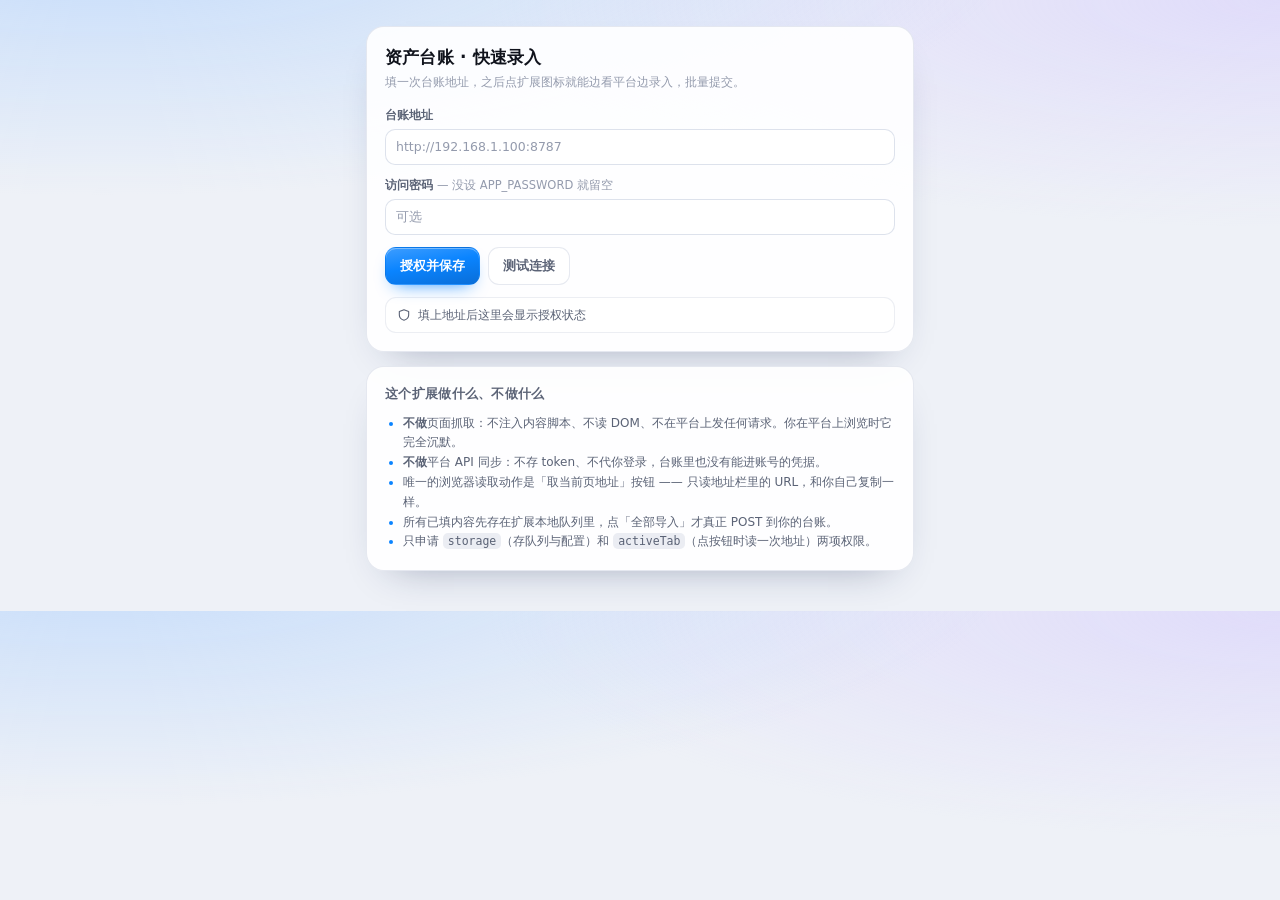
<file: extension/options.html>
<!DOCTYPE html>
<html lang="zh-CN">
<head>
<meta charset="utf-8">
<title>资产台账 · 设置</title>
<link rel="stylesheet" href="popup.css">
<style>
  body { width: auto; max-width: 580px; margin: 0 auto; padding: 26px 0 40px; }
  .card {
    margin: 0 16px; padding: 18px;
    background: var(--card); border: 1px solid var(--line); border-radius: 18px;
    box-shadow: var(--shadow);
  }
  .card + .card { margin-top: 14px; }
  h1 { margin: 0 0 4px; font-size: 17px; letter-spacing: .2px; }
  h2 { margin: 0 0 10px; font-size: 12.5px; color: var(--text-2); letter-spacing: .3px; }
  .sub { margin: 0 0 16px; font-size: 12px; color: var(--text-3); }
  .lbl { display: block; font-size: 11.5px; font-weight: 600; color: var(--text-2); margin: 0 0 5px; }
  .lbl i { font-style: normal; font-weight: 400; color: var(--text-3); }
  .fld2 { margin-bottom: 12px; }
  .actions { display: flex; gap: 8px; align-items: center; margin-top: 4px; }
  .perm {
    display: flex; align-items: center; gap: 7px;
    margin-top: 12px; padding: 9px 11px; border-radius: 11px;
    background: var(--card-2); border: 1px solid var(--hair);
    font-size: 11.5px; color: var(--text-2);
  }
  .perm .ic { width: 14px; height: 14px; }
  .perm.ok { color: var(--green); }
  .perm.no { color: var(--amber); }
  ul.notes { margin: 0; padding-left: 18px; font-size: 12px; color: var(--text-2); line-height: 1.65; }
  ul.notes li::marker { color: var(--accent); }
  code {
    padding: 1px 5px; border-radius: 5px; font-size: 11.5px;
    background: var(--hair); font-family: Consolas, "Cascadia Mono", monospace;
  }
</style>
</head>
<body>

<svg style="display:none" aria-hidden="true">
  <symbol id="i-check" viewBox="0 0 24 24"><path d="M4 12.5 9.5 18 20 6.5"/></symbol>
  <symbol id="i-warn" viewBox="0 0 24 24"><path d="M12 8v5M12 16.5v.5"/><path d="M12 3.5 21.5 20.5H2.5z"/></symbol>
  <symbol id="i-shield" viewBox="0 0 24 24"><path d="M12 3 20 6v6c0 4.5-3.2 7.6-8 9-4.8-1.4-8-4.5-8-9V6z"/></symbol>
</svg>

<div class="card">
  <h1>资产台账 · 快速录入</h1>
  <p class="sub">填一次台账地址，之后点扩展图标就能边看平台边录入，批量提交。</p>

  <div class="fld2">
    <label class="lbl" for="cfgUrl">台账地址</label>
    <input id="cfgUrl" type="text" placeholder="http://192.168.1.100:8787" autocomplete="off" spellcheck="false">
  </div>

  <div class="fld2">
    <label class="lbl" for="cfgPwd">访问密码 <i>— 没设 APP_PASSWORD 就留空</i></label>
    <input id="cfgPwd" type="password" placeholder="可选" autocomplete="off">
  </div>

  <div class="actions">
    <button class="btn primary" id="btnSave">授权并保存</button>
    <button class="btn ghost" id="btnTest">测试连接</button>
  </div>

  <p class="tip" id="msg"></p>

  <div class="perm" id="permRow">
    <svg class="ic"><use href="#i-shield"/></svg>
    <span id="permText">正在检查授权…</span>
  </div>
</div>

<div class="card">
  <h2>这个扩展做什么、不做什么</h2>
  <ul class="notes">
    <li><b>不做</b>页面抓取：不注入内容脚本、不读 DOM、不在平台上发任何请求。你在平台上浏览时它完全沉默。</li>
    <li><b>不做</b>平台 API 同步：不存 token、不代你登录，台账里也没有能进账号的凭据。</li>
    <li>唯一的浏览器读取动作是「取当前页地址」按钮 —— 只读地址栏里的 URL，和你自己复制一样。</li>
    <li>所有已填内容先存在扩展本地队列里，点「全部导入」才真正 POST 到你的台账。</li>
    <li>只申请 <code>storage</code>（存队列与配置）和 <code>activeTab</code>（点按钮时读一次地址）两项权限。</li>
  </ul>
</div>

<script src="common.js"></script>
<script src="options.js"></script>
</body>
</html>
</file>
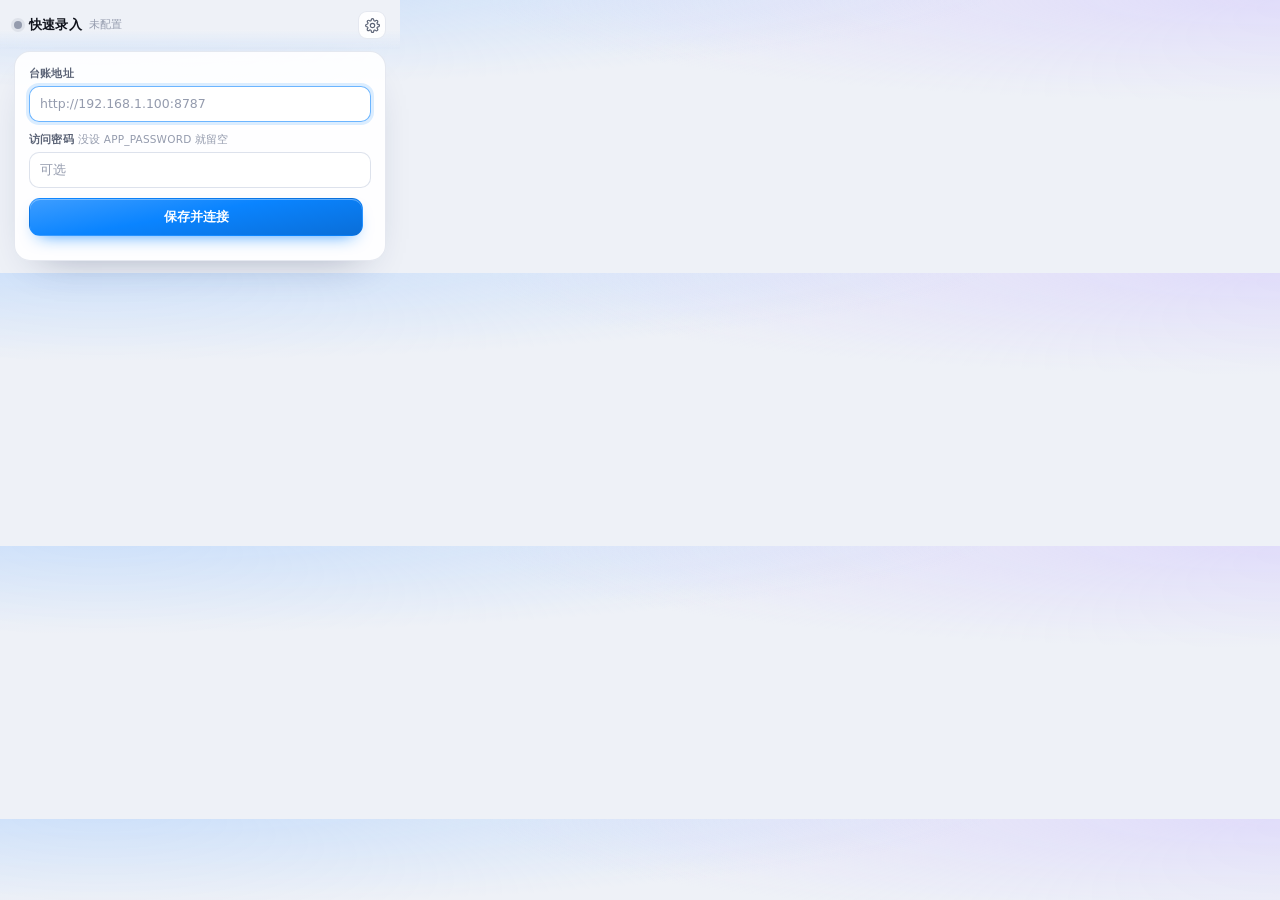
<file: extension/popup.html>
<!DOCTYPE html>
<html lang="zh-CN">
<head>
<meta charset="utf-8">
<title>资产台账 · 快速录入</title>
<link rel="stylesheet" href="popup.css">
</head>
<body>

<svg style="display:none" aria-hidden="true">
  <symbol id="i-gear" viewBox="0 0 24 24"><path d="M12 15.5a3.5 3.5 0 1 0 0-7 3.5 3.5 0 0 0 0 7Z"/><path d="M19.4 15a1.7 1.7 0 0 0 .34 1.87l.06.06a2 2 0 1 1-2.83 2.83l-.06-.06a1.7 1.7 0 0 0-1.87-.34 1.7 1.7 0 0 0-1.03 1.56V21a2 2 0 1 1-4 0v-.1A1.7 1.7 0 0 0 8.9 19.3a1.7 1.7 0 0 0-1.87.34l-.06.06a2 2 0 1 1-2.83-2.83l.06-.06A1.7 1.7 0 0 0 4.6 15a1.7 1.7 0 0 0-1.56-1.03H3a2 2 0 1 1 0-4h.1A1.7 1.7 0 0 0 4.7 8.9a1.7 1.7 0 0 0-.34-1.87l-.06-.06a2 2 0 1 1 2.83-2.83l.06.06A1.7 1.7 0 0 0 9 4.6a1.7 1.7 0 0 0 1.03-1.56V3a2 2 0 1 1 4 0v.1A1.7 1.7 0 0 0 15.1 4.7a1.7 1.7 0 0 0 1.87-.34l.06-.06a2 2 0 1 1 2.83 2.83l-.06.06A1.7 1.7 0 0 0 19.4 9v.05A1.7 1.7 0 0 0 21 10.1h.1a2 2 0 1 1 0 4H21a1.7 1.7 0 0 0-1.6 1.03Z"/></symbol>
  <symbol id="i-plus" viewBox="0 0 24 24"><path d="M12 5v14M5 12h14"/></symbol>
  <symbol id="i-link" viewBox="0 0 24 24"><path d="M10 13a5 5 0 0 0 7.5.5l3-3a5 5 0 0 0-7-7L11.8 5"/><path d="M14 11a5 5 0 0 0-7.5-.5l-3 3a5 5 0 0 0 7 7L12.2 19"/></symbol>
  <symbol id="i-trash" viewBox="0 0 24 24"><path d="M4 7h16M9 7V5h6v2M6 7l1 13h10l1-13"/></symbol>
  <symbol id="i-inbox" viewBox="0 0 24 24"><path d="M4 13h4l1.5 3h5L16 13h4"/><path d="M4 13 6.5 5h11L20 13v6H4z"/></symbol>
  <symbol id="i-check" viewBox="0 0 24 24"><path d="M4 12.5 9.5 18 20 6.5"/></symbol>
  <symbol id="i-warn" viewBox="0 0 24 24"><path d="M12 8v5M12 16.5v.5"/><path d="M12 3.5 21.5 20.5H2.5z"/></symbol>
</svg>

<div class="wrap">

  <header class="head">
    <div class="brand">
      <span class="dot" id="connDot" title="连接状态"></span>
      <span class="brand-t">快速录入</span>
      <span class="conn" id="connHint">未连接</span>
    </div>
    <div class="head-r">
      <button class="chip" id="queueChip" title="展开待导入队列" hidden>
        <svg class="ic"><use href="#i-inbox"/></svg><b id="queueN">0</b>
      </button>
      <button class="icon-btn" id="btnGear" title="设置"></button>
    </div>
  </header>

  <!-- 首次使用 / 改地址 -->
  <section class="setup" id="setup" hidden>
    <label class="fld">
      <span>台账地址</span>
      <input id="cfgUrl" type="text" placeholder="http://192.168.1.100:8787" autocomplete="off" spellcheck="false">
    </label>
    <label class="fld">
      <span>访问密码 <i>没设 APP_PASSWORD 就留空</i></span>
      <input id="cfgPwd" type="password" placeholder="可选" autocomplete="off">
    </label>
    <div class="row-2">
      <button class="btn primary" id="btnSaveCfg">保存并连接</button>
      <button class="btn ghost" id="btnCancelCfg" hidden>取消</button>
    </div>
    <p class="tip" id="cfgMsg"></p>
    <button class="btn ghost sm" id="btnOpenOptions" hidden>这个地址没在授权范围内 → 打开设置页授权</button>
  </section>

  <main id="main" hidden>

    <div class="grid">
      <label class="fld span2">
        <span>归属账号 <b class="req">*</b></span>
        <div class="with-btn">
          <select id="fAccount"></select>
          <button class="icon-btn sm" id="btnNewAcc" title="新建账号">
            <svg class="ic"><use href="#i-plus"/></svg>
          </button>
        </div>
      </label>

      <div class="newacc" id="newAcc" hidden>
        <input id="naPlatform" list="dlPlatform" placeholder="平台，如 Cloudflare" autocomplete="off">
        <input id="naName" placeholder="账号标识，如 main" autocomplete="off">
        <button class="btn sm primary" id="btnCreateAcc">建立</button>
        <button class="btn sm ghost" id="btnCancelAcc">取消</button>
        <p class="tip span2" id="newAccMsg"></p>
      </div>

      <label class="fld span2">
        <span>资产名称 <b class="req">*</b></span>
        <div class="with-btn">
          <input id="fName" type="text" placeholder="如 example.com" autocomplete="off" spellcheck="false">
          <button class="icon-btn sm" id="btnGrabUrl" title="取当前标签页地址（只读地址栏，不读页面内容）">
            <svg class="ic"><use href="#i-link"/></svg>
          </button>
        </div>
      </label>

      <label class="fld span2">
        <span>链接</span>
        <input id="fUrl" type="text" placeholder="https://（可选）" autocomplete="off" spellcheck="false">
      </label>

      <label class="fld">
        <span>类别</span>
        <select id="fCategory">
          <option value="domain">域名</option>
          <option value="subdomain">二级域名</option>
          <option value="repo">仓库 / 项目</option>
          <option value="vercel">Vercel 项目</option>
          <option value="worker">Workers</option>
          <option value="pages">Pages</option>
          <option value="server">服务器 / VPS</option>
          <option value="storage">存储 / 图床</option>
          <option value="account">账号 / 订阅</option>
          <option value="other" selected>其他</option>
        </select>
      </label>

      <label class="fld">
        <span>到期日</span>
        <input id="fExpires" type="date">
      </label>

      <div class="quick span2">
        <button class="tag" data-exp="+1y">+1 年</button>
        <button class="tag" data-exp="+1m">+1 月</button>
        <button class="tag" data-exp="+30d">+30 天</button>
        <button class="tag" data-exp="clear">清空</button>
        <label class="mini-check"><input type="checkbox" id="fRenew"> 自动续费</label>
      </div>

      <details class="more span2" id="moreBox">
        <summary>更多字段 <i>费用 / 申请商 / 标签 / 备注</i></summary>
        <div class="grid inner">
          <label class="fld">
            <span>费用</span>
            <input id="fCost" type="number" step="0.01" min="0" placeholder="0">
          </label>
          <label class="fld">
            <span>周期</span>
            <select id="fCycle">
              <option value="none" selected>不计费</option>
              <option value="monthly">按月</option>
              <option value="yearly">按年</option>
              <option value="once">一次性</option>
            </select>
          </label>
          <label class="fld">
            <span>币种</span>
            <select id="fCurrency">
              <option value="CNY" selected>CNY</option>
              <option value="USD">USD</option>
              <option value="EUR">EUR</option>
              <option value="HKD">HKD</option>
              <option value="JPY">JPY</option>
            </select>
          </label>
          <label class="fld">
            <span>状态</span>
            <select id="fStatus">
              <option value="active" selected>运行中</option>
              <option value="paused">已暂停</option>
              <option value="archived">已归档</option>
            </select>
          </label>
          <label class="fld">
            <span>环境</span>
            <select id="fEnv">
              <option value="prod" selected>生产</option>
              <option value="staging">预发</option>
              <option value="dev">开发</option>
              <option value="none">未标注</option>
            </select>
          </label>
          <label class="fld">
            <span>密码位置</span>
            <input id="fCred" type="text" placeholder="Vaultwarden › 条目名" autocomplete="off">
          </label>
          <label class="fld">
            <span>申请商</span>
            <input id="fProvider" type="text" placeholder="dpdns / dnshe / eu.org" autocomplete="off">
          </label>
          <label class="fld">
            <span>申请账号</span>
            <input id="fProviderAcc" type="text" placeholder="申请商侧账号" autocomplete="off">
          </label>
          <label class="fld span2">
            <span>标签 <i>逗号分隔</i></span>
            <input id="fTags" type="text" placeholder="免费, 备案中" autocomplete="off">
          </label>
          <label class="fld span2">
            <span>备注</span>
            <textarea id="fNotes" rows="2" placeholder="可选"></textarea>
          </label>
        </div>
      </details>
    </div>

    <div class="submit-row">
      <button class="btn primary big" id="btnAdd">
        <svg class="ic"><use href="#i-plus"/></svg> 加入待导入
      </button>
    </div>
    <p class="tip" id="formMsg"></p>

    <!-- 队列 -->
    <section class="queue" id="queueBox" hidden>
      <div id="queueItems">
        <div class="queue-head">
          <span>待导入 <b id="queueCount">0</b> 条</span>
          <button class="tag danger" id="btnClearQueue">清空</button>
        </div>
        <ul class="qlist" id="qlist"></ul>
        <label class="mini-check skip">
          <input type="checkbox" id="optDupSkip" checked>
          跳过台账里已存在的同名资产
        </label>
        <button class="btn go big" id="btnImport">全部导入台账</button>
      </div>
      <ul class="results" id="results" hidden></ul>
    </section>

  </main>

  <datalist id="dlPlatform"></datalist>
</div>

<script src="common.js"></script>
<script src="popup.js"></script>
</body>
</html>
</file>
<file: extension/popup.css>
/* ============================================================
   资产台账 · 快速录入 popup
   沿用台账的液态玻璃语言，但压到 400px 宽度，信息密度更高
   ============================================================ */

:root {
  --ease: cubic-bezier(0.34, 1.4, 0.64, 1);
  --accent: #0a84ff;
  --accent-2: #5b6cf6;
  --green: #22a94a;
  --amber: #d98200;
  --red: #e0423a;

  --bg: #eef1f7;
  --card: rgba(255, 255, 255, 0.9);
  --card-2: rgba(255, 255, 255, 0.6);
  --text: #10131c;
  --text-2: #5b6376;
  --text-3: #949bad;
  --line: rgba(130, 145, 180, 0.2);
  --field: rgba(255, 255, 255, 0.85);
  --field-line: rgba(155, 170, 200, 0.34);
  --shadow: 0 18px 40px -26px rgba(24, 40, 82, 0.45);
  --hair: rgba(120, 135, 170, 0.14);
}

@media (prefers-color-scheme: dark) {
  :root {
    --bg: #0a0c12;
    --card: rgba(255, 255, 255, 0.055);
    --card-2: rgba(255, 255, 255, 0.035);
    --text: #eff2f8;
    --text-2: #a4adc0;
    --text-3: #6f7889;
    --line: rgba(255, 255, 255, 0.1);
    --field: rgba(255, 255, 255, 0.07);
    --field-line: rgba(255, 255, 255, 0.13);
    --shadow: 0 18px 40px -26px rgba(0, 0, 0, 0.8);
    --hair: rgba(255, 255, 255, 0.08);
    --green: #30d158;
    --amber: #ffb340;
    --red: #ff6961;
  }
}

* { box-sizing: border-box; }
/* 组件自己声明了 display，必须让 [hidden] 压得住 */
[hidden] { display: none !important; }

body {
  width: 400px;
  margin: 0;
  padding: 0;
  font: 13px/1.45 "Segoe UI", "Microsoft YaHei UI", "Microsoft YaHei", system-ui, sans-serif;
  color: var(--text);
  background:
    radial-gradient(120% 70% at 8% -10%, rgba(157, 200, 255, 0.5), transparent 60%),
    radial-gradient(100% 60% at 100% 0%, rgba(205, 192, 255, 0.42), transparent 62%),
    var(--bg);
  -webkit-font-smoothing: antialiased;
}

@media (prefers-color-scheme: dark) {
  body {
    background:
      radial-gradient(120% 70% at 8% -10%, rgba(30, 68, 130, 0.5), transparent 60%),
      radial-gradient(100% 60% at 100% 0%, rgba(58, 40, 110, 0.42), transparent 62%),
      var(--bg);
  }
}

.wrap { padding: 0 0 12px; }

.ic {
  width: 15px; height: 15px;
  fill: none; stroke: currentColor; stroke-width: 1.9;
  stroke-linecap: round; stroke-linejoin: round;
  flex: none;
}

/* ---------------------------------------------------------------- header */
.head {
  position: sticky; top: 0; z-index: 5;
  display: flex; align-items: center; justify-content: space-between;
  gap: 8px; padding: 11px 14px 10px;
  background: linear-gradient(to bottom, var(--bg) 62%, transparent);
  backdrop-filter: blur(12px);
}
.brand { display: flex; align-items: center; gap: 7px; min-width: 0; }
.brand-t { font-weight: 650; letter-spacing: 0.2px; }
.dot {
  width: 8px; height: 8px; border-radius: 50%; flex: none;
  background: var(--text-3);
  box-shadow: 0 0 0 3px color-mix(in srgb, var(--text-3) 18%, transparent);
  transition: background .3s, box-shadow .3s;
}
.dot.on { background: var(--green); box-shadow: 0 0 0 3px color-mix(in srgb, var(--green) 20%, transparent); }
.dot.err { background: var(--red); box-shadow: 0 0 0 3px color-mix(in srgb, var(--red) 20%, transparent); }
.conn { font-size: 11px; color: var(--text-3); max-width: 150px; overflow: hidden; text-overflow: ellipsis; white-space: nowrap; }

.head-r { display: flex; align-items: center; gap: 6px; }
.chip {
  display: inline-flex; align-items: center; gap: 4px;
  padding: 3px 8px 3px 6px; border-radius: 999px;
  background: var(--card); border: 1px solid var(--line);
  color: var(--text-2); font-size: 11px; font-weight: 600; cursor: pointer;
  transition: transform .18s var(--ease), background .2s;
}
.chip:hover { transform: translateY(-1px); background: var(--card-2); }
.chip b { color: var(--accent); font-variant-numeric: tabular-nums; }
.chip .ic { width: 13px; height: 13px; }
/* 队列 +1 时徽章脉冲一下，代替把整个页面滚走 */
.chip.bump { animation: chipBump .5s var(--ease); }
@keyframes chipBump {
  0% { transform: scale(1); }
  38% { transform: scale(1.16); background: color-mix(in srgb, var(--accent) 18%, var(--card)); }
  100% { transform: scale(1); }
}

.icon-btn {
  display: inline-flex; align-items: center; justify-content: center;
  width: 28px; height: 28px; border-radius: 9px; flex: none;
  background: var(--card); border: 1px solid var(--line); color: var(--text-2);
  cursor: pointer; transition: transform .18s var(--ease), color .2s, background .2s;
}
.icon-btn:hover { color: var(--accent); background: var(--card-2); transform: translateY(-1px); }
.icon-btn.sm { width: 34px; height: 34px; border-radius: 10px; }
.icon-btn:disabled { opacity: .4; cursor: not-allowed; transform: none; }

/* ---------------------------------------------------------------- layout */
main, .setup { padding: 0 14px; }
.grid { display: grid; grid-template-columns: 1fr 1fr; gap: 9px 10px; }
.grid.inner { margin-top: 9px; }
.span2 { grid-column: 1 / -1; }

.fld { display: flex; flex-direction: column; gap: 4px; min-width: 0; }
.fld > span {
  display: flex; align-items: center; gap: 4px;
  font-size: 11px; font-weight: 600; color: var(--text-2);
  letter-spacing: 0.2px;
}
.fld > span i { font-style: normal; font-weight: 400; color: var(--text-3); font-size: 10.5px; }
.req { color: var(--accent); }

input[type="text"], input[type="password"], input[type="number"], input[type="date"], select, textarea {
  width: 100%;
  padding: 8px 10px;
  font: inherit; font-size: 12.5px;
  color: var(--text);
  background: var(--field);
  border: 1px solid var(--field-line);
  border-radius: 10px;
  outline: none;
  transition: border-color .18s, box-shadow .18s, background .18s;
}
input::placeholder, textarea::placeholder { color: var(--text-3); }
input:focus, select:focus, textarea:focus {
  border-color: color-mix(in srgb, var(--accent) 60%, transparent);
  box-shadow: 0 0 0 3px color-mix(in srgb, var(--accent) 14%, transparent);
  background: color-mix(in srgb, var(--field) 100%, white 0%);
}
select { appearance: none; padding-right: 26px; cursor: pointer;
  background-image: linear-gradient(45deg, transparent 50%, var(--text-3) 50%), linear-gradient(135deg, var(--text-3) 50%, transparent 50%);
  background-position: calc(100% - 14px) 51%, calc(100% - 9px) 51%;
  background-size: 5px 5px, 5px 5px;
  background-repeat: no-repeat;
}
textarea { resize: vertical; min-height: 46px; }
input[type="date"] { padding-right: 6px; }
input[type="date"]::-webkit-calendar-picker-indicator { opacity: .5; cursor: pointer; }

.with-btn { display: flex; gap: 6px; align-items: stretch; }
.with-btn > input, .with-btn > select { flex: 1; min-width: 0; }

/* ---------------------------------------------------------------- buttons */
.btn {
  display: inline-flex; align-items: center; justify-content: center; gap: 6px;
  padding: 9px 14px; border-radius: 11px; border: 1px solid transparent;
  font: inherit; font-size: 12.5px; font-weight: 620;
  cursor: pointer; white-space: nowrap;
  transition: transform .18s var(--ease), filter .2s, background .2s, color .2s;
}
.btn:active { transform: scale(.975); }
.btn:disabled { opacity: .5; cursor: not-allowed; transform: none; }

.btn.primary {
  color: #fff;
  background: linear-gradient(170deg, #3d9dff, var(--accent) 46%, #0a6ed8);
  box-shadow: 0 8px 18px -10px rgba(10, 132, 255, .95), inset 0 1px 0 rgba(255, 255, 255, .35);
}
.btn.primary:hover { filter: brightness(1.06); }
.btn.go {
  color: #fff;
  background: linear-gradient(170deg, #38c96a, #17a344);
  box-shadow: 0 8px 18px -10px rgba(23, 163, 68, .9), inset 0 1px 0 rgba(255, 255, 255, .3);
}
.btn.go:hover { filter: brightness(1.06); }
.btn.ghost { background: var(--card); border-color: var(--line); color: var(--text-2); }
.btn.ghost:hover { color: var(--text); }
.btn.sm { padding: 7px 11px; font-size: 12px; border-radius: 9px; }
.btn.big { width: 100%; padding: 11px 14px; font-size: 13.5px; }

.row-2 { display: grid; grid-template-columns: 1fr auto; gap: 8px; }

/* ---------------------------------------------------------------- setup */
.setup {
  display: flex; flex-direction: column; gap: 10px;
  margin: 2px 14px 0; padding: 14px;
  background: var(--card); border: 1px solid var(--line); border-radius: 16px;
  box-shadow: var(--shadow);
}

/* ---------------------------------------------------------------- quick tags */
.quick { display: flex; align-items: center; gap: 6px; flex-wrap: wrap; }
.tag {
  padding: 4px 9px; border-radius: 8px; font: inherit; font-size: 11px; font-weight: 600;
  color: var(--text-2); background: var(--card); border: 1px solid var(--line);
  cursor: pointer; transition: color .18s, border-color .18s, transform .18s var(--ease);
}
.tag:hover { color: var(--accent); border-color: color-mix(in srgb, var(--accent) 40%, transparent); transform: translateY(-1px); }
.tag.danger:hover { color: var(--red); border-color: color-mix(in srgb, var(--red) 40%, transparent); }
.mini-check {
  display: inline-flex; align-items: center; gap: 5px;
  font-size: 11.5px; color: var(--text-2); cursor: pointer; user-select: none;
}
.mini-check input { accent-color: var(--accent); width: 13px; height: 13px; margin: 0; cursor: pointer; }
.quick .mini-check { margin-left: auto; }

/* ---------------------------------------------------------------- new account */
.newacc {
  grid-column: 1 / -1;
  display: grid; grid-template-columns: 1fr 1fr; gap: 7px;
  padding: 9px; border-radius: 12px;
  background: var(--card-2); border: 1px dashed var(--line);
}
.newacc .btn { padding: 7px 10px; }

/* ---------------------------------------------------------------- more */
.more { margin-top: 2px; }
.more > summary {
  display: flex; align-items: center; gap: 6px;
  padding: 7px 10px; border-radius: 10px;
  font-size: 11.5px; font-weight: 600; color: var(--text-2);
  background: var(--card-2); border: 1px solid var(--line);
  cursor: pointer; list-style: none;
  transition: color .2s, background .2s;
}
.more > summary::-webkit-details-marker { display: none; }
.more > summary::before {
  content: ""; width: 5px; height: 5px; flex: none;
  border-right: 1.6px solid currentColor; border-bottom: 1.6px solid currentColor;
  transform: rotate(-45deg); transition: transform .2s var(--ease);
}
.more[open] > summary::before { transform: rotate(45deg); }
.more > summary i { font-style: normal; font-weight: 400; color: var(--text-3); font-size: 10.5px; }
.more > summary:hover { color: var(--text); }

/* ---------------------------------------------------------------- messages */
.tip {
  margin: 0; font-size: 11.5px; color: var(--text-3);
  min-height: 0; transition: color .2s;
}
.tip.ok { color: var(--green); }
.tip.err { color: var(--red); }
.submit-row { margin: 11px 0 6px; }

/* ---------------------------------------------------------------- queue */
.queue {
  margin-top: 6px; padding: 11px;
  background: var(--card); border: 1px solid var(--line); border-radius: 15px;
  box-shadow: var(--shadow);
  animation: slideIn .26s var(--ease);
}
@keyframes slideIn { from { opacity: 0; transform: translateY(-6px); } }
.queue-head {
  display: flex; align-items: center; justify-content: space-between;
  margin-bottom: 8px; font-size: 11.5px; font-weight: 650; color: var(--text-2);
}
.queue-head b { color: var(--accent); font-variant-numeric: tabular-nums; }

.qlist { list-style: none; margin: 0 0 9px; padding: 0; display: flex; flex-direction: column; gap: 5px; max-height: 168px; overflow-y: auto; }
.qlist:empty { display: none; }

.qitem {
  display: flex; align-items: center; gap: 7px;
  padding: 6px 7px 6px 9px; border-radius: 10px;
  background: var(--card-2); border: 1px solid var(--hair);
  animation: pop .24s var(--ease);
}
@keyframes pop { from { opacity: 0; transform: translateY(-4px) scale(.98); } }
.qitem .cat-dot { width: 7px; height: 7px; border-radius: 50%; flex: none; }
.qitem .qmain { flex: 1; min-width: 0; }
.qitem .qname {
  font-size: 12px; font-weight: 600;
  overflow: hidden; text-overflow: ellipsis; white-space: nowrap;
}
.qitem .qmeta {
  font-size: 10.5px; color: var(--text-3);
  overflow: hidden; text-overflow: ellipsis; white-space: nowrap;
}
.qitem .qdel {
  width: 22px; height: 22px; border-radius: 7px; flex: none;
  display: inline-flex; align-items: center; justify-content: center;
  background: transparent; border: 0; color: var(--text-3); cursor: pointer;
  transition: color .18s, background .18s;
}
.qitem .qdel:hover { color: var(--red); background: color-mix(in srgb, var(--red) 12%, transparent); }
.qitem .qdel .ic { width: 13px; height: 13px; }

.skip { margin: 2px 0 9px; }

/* ---------------------------------------------------------------- results */
.results {
  list-style: none; margin: 9px 0 0; padding: 9px; gap: 4px;
  display: flex; flex-direction: column; max-height: 150px; overflow-y: auto;
  border-radius: 11px; background: var(--card-2); border: 1px solid var(--hair);
  font-size: 11.5px;
}
.results li { display: flex; align-items: flex-start; gap: 5px; color: var(--text-2); }
.results .ic { width: 12px; height: 12px; margin-top: 2px; }
.results .ok { color: var(--green); }
.results .r-skip { color: var(--text-3); }
.results .err { color: var(--red); }
.results .rname { font-weight: 600; color: var(--text); }

/* 滚动条 */
::-webkit-scrollbar { width: 8px; height: 8px; }
::-webkit-scrollbar-thumb { background: color-mix(in srgb, var(--text-3) 34%, transparent); border-radius: 99px; }
::-webkit-scrollbar-thumb:hover { background: color-mix(in srgb, var(--text-3) 55%, transparent); }
::-webkit-scrollbar-track { background: transparent; }
</file>
